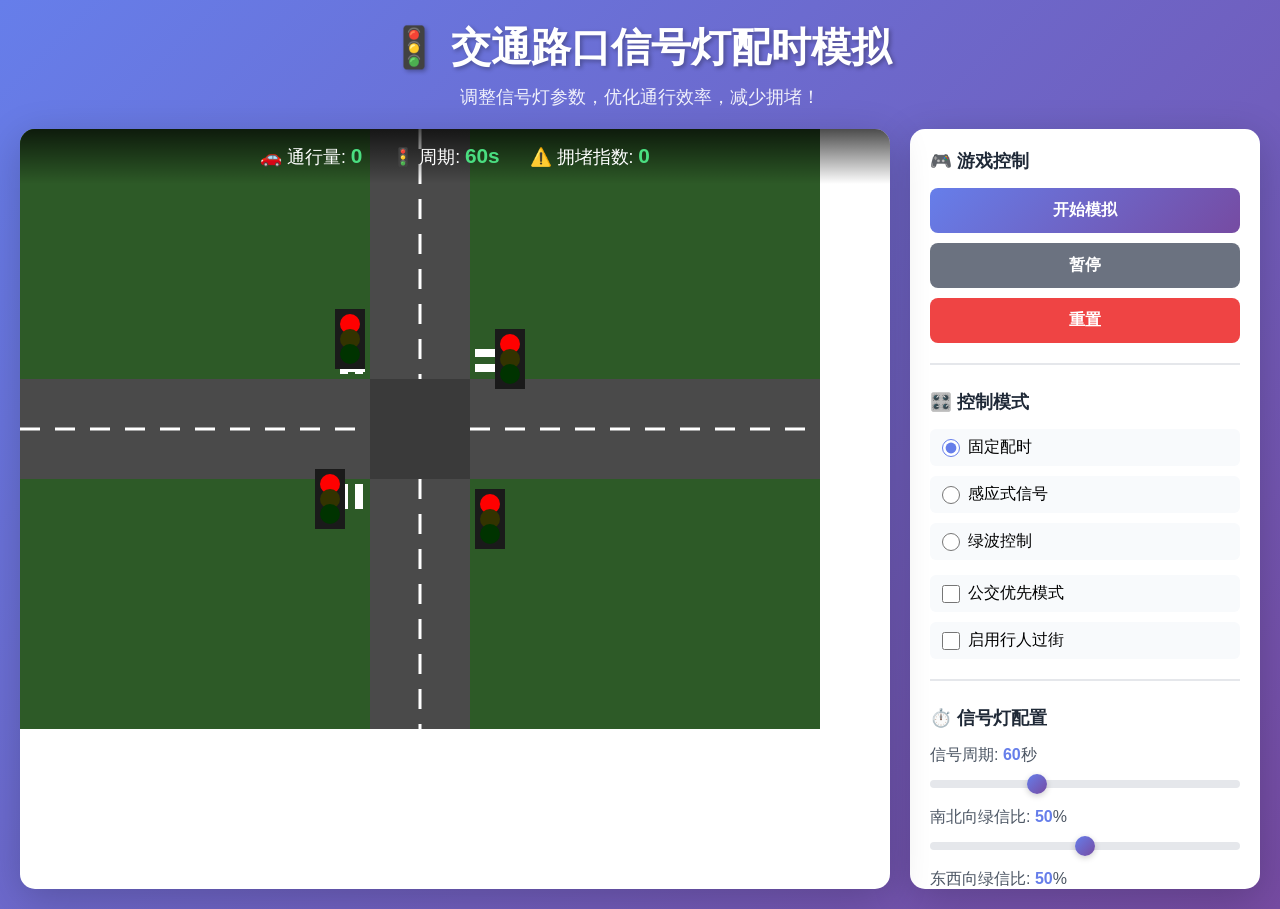
<file: index.html>
<!DOCTYPE html>
<html lang="zh-CN">
<head>
    <meta charset="UTF-8">
    <meta name="viewport" content="width=device-width, initial-scale=1.0">
    <title>交通路口信号灯配时模拟</title>
    <link rel="stylesheet" href="style.css">
</head>
<body>
    <div class="container">
        <header>
            <h1>🚦 交通路口信号灯配时模拟</h1>
            <p>调整信号灯参数，优化通行效率，减少拥堵！</p>
        </header>
        
        <main>
            <div class="simulation-area">
                <canvas id="trafficCanvas" width="800" height="600"></canvas>
                <div class="overlay">
                    <div class="stats">
                        <span>🚗 通行量: <strong id="throughput">0</strong></span>
                        <span>🚦 周期: <strong id="cycleDisplay">60s</strong></span>
                        <span>⚠️ 拥堵指数: <strong id="congestion">0</strong></span>
                    </div>
                </div>
            </div>
            
            <div class="control-panel">
                <div class="panel-section">
                    <h3>🎮 游戏控制</h3>
                    <div class="button-group">
                        <button id="startBtn" class="btn btn-primary">开始模拟</button>
                        <button id="pauseBtn" class="btn btn-secondary">暂停</button>
                        <button id="resetBtn" class="btn btn-danger">重置</button>
                    </div>
                </div>
                
                <div class="panel-section">
                    <h3>🎛️ 控制模式</h3>
                    <div class="mode-selector">
                        <label><input type="radio" name="signalMode" value="fixed" checked> 固定配时</label>
                        <label><input type="radio" name="signalMode" value="actuated"> 感应式信号</label>
                        <label><input type="radio" name="signalMode" value="greenWave"> 绿波控制</label>
                    </div>
                    <div class="checkbox-group">
                        <label><input type="checkbox" id="busPriority"> 公交优先模式</label>
                        <label><input type="checkbox" id="pedestrianEnabled"> 启用行人过街</label>
                    </div>
                </div>
                
                <div class="panel-section">
                    <h3>⏱️ 信号灯配置</h3>
                    <div class="slider-group">
                        <label>信号周期: <span id="cycleValue">60</span>秒</label>
                        <input type="range" id="cycleSlider" min="30" max="120" value="60">
                    </div>
                    <div class="slider-group">
                        <label>南北向绿信比: <span id="nsGreenValue">50</span>%</label>
                        <input type="range" id="nsGreenSlider" min="20" max="80" value="50">
                    </div>
                    <div class="slider-group">
                        <label>东西向绿信比: <span id="ewGreenValue">50</span>%</label>
                        <input type="range" id="ewGreenSlider" min="20" max="80" value="50">
                    </div>
                    <div id="actuatedOptions" class="hidden">
                        <div class="slider-group">
                            <label>最小绿灯时间: <span id="minGreenValue">10</span>秒</label>
                            <input type="range" id="minGreenSlider" min="5" max="30" value="10">
                        </div>
                        <div class="slider-group">
                            <label>车辆检测距离: <span id="detectionValue">100</span>米</label>
                            <input type="range" id="detectionSlider" min="50" max="200" value="100">
                        </div>
                    </div>
                    <div id="greenWaveOptions" class="hidden">
                        <div class="slider-group">
                            <label>绿波速度: <span id="waveSpeedValue">40</span>km/h</label>
                            <input type="range" id="waveSpeedSlider" min="20" max="80" value="40">
                        </div>
                        <div class="slider-group">
                            <label>绿波带宽: <span id="bandwidthValue">30</span>%</label>
                            <input type="range" id="bandwidthSlider" min="10" max="60" value="30">
                        </div>
                    </div>
                </div>
                
                <div class="panel-section">
                    <h3>🚗 车流量设置</h3>
                    <div class="slider-group">
                        <label>南北向车流量: <span id="nsFlowValue">5</span>辆/秒</label>
                        <input type="range" id="nsFlowSlider" min="1" max="15" value="5">
                    </div>
                    <div class="slider-group">
                        <label>东西向车流量: <span id="ewFlowValue">5</span>辆/秒</label>
                        <input type="range" id="ewFlowSlider" min="1" max="15" value="5">
                    </div>
                    <div class="slider-group">
                        <label>公交比例: <span id="busRatioValue">10</span>%</label>
                        <input type="range" id="busRatioSlider" min="0" max="30" value="10">
                    </div>
                </div>
                
                <div id="pedestrianSection" class="panel-section hidden">
                    <h3>🚶 行人设置</h3>
                    <div class="slider-group">
                        <label>行人流量: <span id="pedFlowValue">3</span>人/秒</label>
                        <input type="range" id="pedFlowSlider" min="0" max="10" value="3">
                    </div>
                    <div class="slider-group">
                        <label>行人过街时间: <span id="pedCrossTimeValue">15</span>秒</label>
                        <input type="range" id="pedCrossTimeSlider" min="5" max="30" value="15">
                    </div>
                </div>
                
                <div class="panel-section">
                    <h3>📁 路口数据</h3>
                    <div class="button-group">
                        <button id="importDataBtn" class="btn btn-secondary">导入路口数据</button>
                        <button id="compareBtn" class="btn btn-info">方案对比</button>
                    </div>
                    <input type="file" id="dataFileInput" accept=".json" style="display: none;">
                    <div id="dataInfo" class="data-info"></div>
                </div>
                
                <div class="panel-section">
                    <h3>📊 统计数据</h3>
                    <div class="stats-grid">
                        <div class="stat-item">
                            <span class="stat-label">总通行车辆</span>
                            <span class="stat-value" id="totalCars">0</span>
                        </div>
                        <div class="stat-item">
                            <span class="stat-label">平均等待时间</span>
                            <span class="stat-value" id="avgWaitTime">0s</span>
                        </div>
                        <div class="stat-item">
                            <span class="stat-label">最大排队长度</span>
                            <span class="stat-value" id="maxQueue">0</span>
                        </div>
                        <div class="stat-item">
                            <span class="stat-label">当前拥堵车辆</span>
                            <span class="stat-value" id="currentCongestion">0</span>
                        </div>
                    </div>
                </div>
                
                <div class="panel-section">
                    <h3>💾 配时方案</h3>
                    <button id="saveSchemeBtn" class="btn btn-success">保存当前方案</button>
                    <button id="loadSchemeBtn" class="btn btn-info">加载最佳方案</button>
                    <div id="schemeList" class="scheme-list"></div>
                </div>
            </div>
        </main>
    </div>
    
    <script src="app.js"></script>
</body>
</html>
</file>
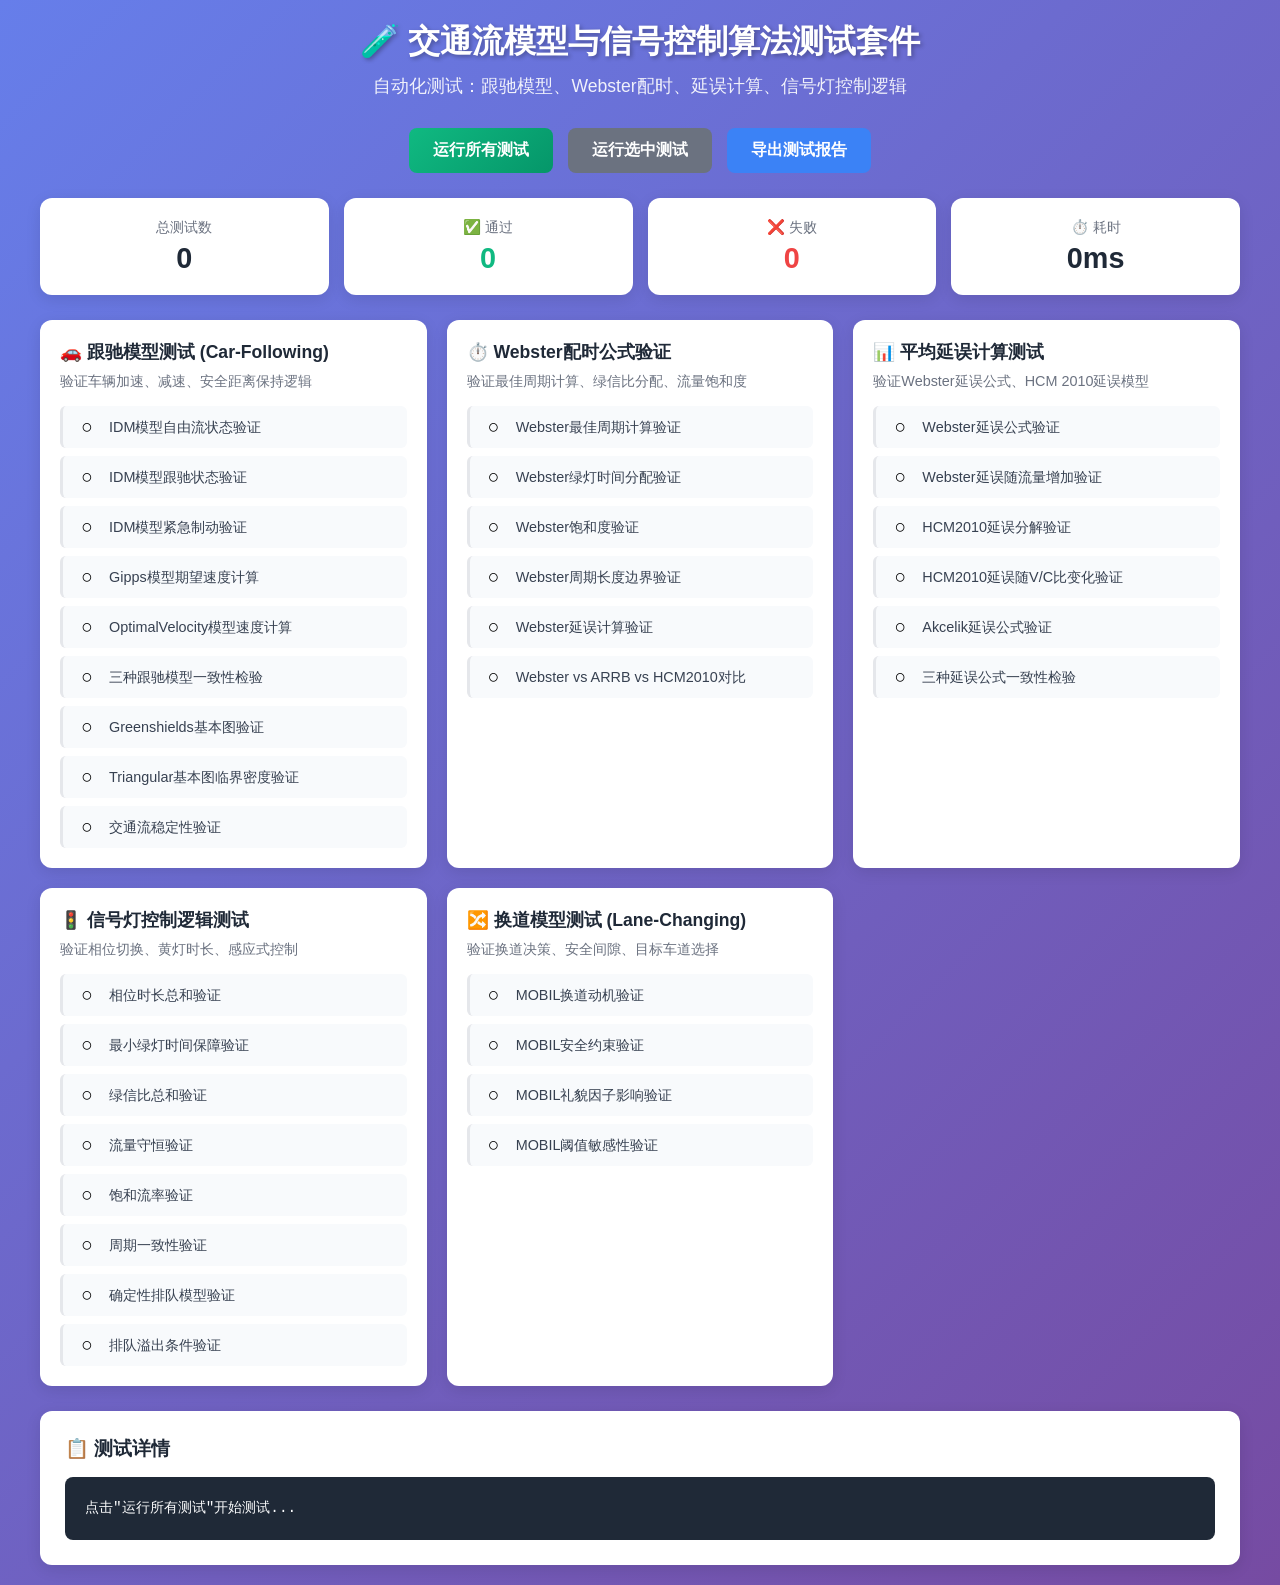
<file: test.html>
<!DOCTYPE html>
<html lang="zh-CN">
<head>
    <meta charset="UTF-8">
    <meta name="viewport" content="width=device-width, initial-scale=1.0">
    <title>交通流模型与信号控制算法测试</title>
    <link rel="stylesheet" href="test.css">
</head>
<body>
    <div class="container">
        <header>
            <h1>🧪 交通流模型与信号控制算法测试套件</h1>
            <p>自动化测试：跟驰模型、Webster配时、延误计算、信号灯控制逻辑</p>
        </header>

        <main>
            <div class="test-controls">
                <button id="runAllBtn" class="btn btn-primary">运行所有测试</button>
                <button id="runSelectedBtn" class="btn btn-secondary">运行选中测试</button>
                <button id="exportBtn" class="btn btn-info">导出测试报告</button>
            </div>

            <div class="test-summary" id="testSummary">
                <div class="summary-item">
                    <span class="label">总测试数</span>
                    <span class="value" id="totalTests">0</span>
                </div>
                <div class="summary-item passed">
                    <span class="label">✅ 通过</span>
                    <span class="value" id="passedTests">0</span>
                </div>
                <div class="summary-item failed">
                    <span class="label">❌ 失败</span>
                    <span class="value" id="failedTests">0</span>
                </div>
                <div class="summary-item">
                    <span class="label">⏱️ 耗时</span>
                    <span class="value" id="testDuration">0ms</span>
                </div>
            </div>

            <div class="test-categories">
                <div class="category-card">
                    <h3>🚗 跟驰模型测试 (Car-Following)</h3>
                    <p>验证车辆加速、减速、安全距离保持逻辑</p>
                    <div class="test-list" id="carFollowingTests"></div>
                </div>

                <div class="category-card">
                    <h3>⏱️ Webster配时公式验证</h3>
                    <p>验证最佳周期计算、绿信比分配、流量饱和度</p>
                    <div class="test-list" id="websterTests"></div>
                </div>

                <div class="category-card">
                    <h3>📊 平均延误计算测试</h3>
                    <p>验证Webster延误公式、HCM 2010延误模型</p>
                    <div class="test-list" id="delayTests"></div>
                </div>

                <div class="category-card">
                    <h3>🚦 信号灯控制逻辑测试</h3>
                    <p>验证相位切换、黄灯时长、感应式控制</p>
                    <div class="test-list" id="signalTests"></div>
                </div>

                <div class="category-card">
                    <h3>🔀 换道模型测试 (Lane-Changing)</h3>
                    <p>验证换道决策、安全间隙、目标车道选择</p>
                    <div class="test-list" id="laneChangeTests"></div>
                </div>
            </div>

            <div class="test-detail" id="testDetail">
                <h3>📋 测试详情</h3>
                <div id="testOutput">点击"运行所有测试"开始测试...</div>
            </div>
        </main>
    </div>

    <script src="traffic-models.js"></script>
    <script src="test-runner.js"></script>
    <script src="tests.js"></script>
</body>
</html>
</file>
<file: style.css>
* {
    margin: 0;
    padding: 0;
    box-sizing: border-box;
}

body {
    font-family: 'Segoe UI', Tahoma, Geneva, Verdana, sans-serif;
    background: linear-gradient(135deg, #667eea 0%, #764ba2 100%);
    min-height: 100vh;
    padding: 20px;
}

.container {
    max-width: 1400px;
    margin: 0 auto;
}

header {
    text-align: center;
    color: white;
    margin-bottom: 20px;
}

header h1 {
    font-size: 2.5rem;
    margin-bottom: 10px;
    text-shadow: 2px 2px 4px rgba(0,0,0,0.3);
}

header p {
    font-size: 1.1rem;
    opacity: 0.9;
}

main {
    display: grid;
    grid-template-columns: 1fr 350px;
    gap: 20px;
}

.simulation-area {
    position: relative;
    background: white;
    border-radius: 15px;
    box-shadow: 0 10px 40px rgba(0,0,0,0.2);
    overflow: hidden;
}

#trafficCanvas {
    display: block;
    background: #2d5a27;
}

.overlay {
    position: absolute;
    top: 0;
    left: 0;
    right: 0;
    padding: 15px;
    background: linear-gradient(180deg, rgba(0,0,0,0.7) 0%, transparent 100%);
}

.stats {
    display: flex;
    justify-content: center;
    gap: 30px;
    color: white;
    font-size: 1.1rem;
}

.stats strong {
    color: #4ade80;
    font-size: 1.3rem;
}

.control-panel {
    background: white;
    border-radius: 15px;
    padding: 20px;
    box-shadow: 0 10px 40px rgba(0,0,0,0.2);
    max-height: calc(100vh - 140px);
    overflow-y: auto;
}

.panel-section {
    margin-bottom: 25px;
    padding-bottom: 20px;
    border-bottom: 2px solid #e5e7eb;
}

.panel-section:last-child {
    border-bottom: none;
    margin-bottom: 0;
    padding-bottom: 0;
}

.panel-section h3 {
    color: #1f2937;
    margin-bottom: 15px;
    font-size: 1.1rem;
    display: flex;
    align-items: center;
    gap: 8px;
}

.button-group {
    display: flex;
    flex-direction: column;
    gap: 10px;
}

.btn {
    padding: 12px 20px;
    border: none;
    border-radius: 8px;
    font-size: 1rem;
    font-weight: 600;
    cursor: pointer;
    transition: all 0.3s ease;
    display: flex;
    align-items: center;
    justify-content: center;
    gap: 8px;
}

.btn:hover {
    transform: translateY(-2px);
    box-shadow: 0 4px 12px rgba(0,0,0,0.15);
}

.btn:active {
    transform: translateY(0);
}

.btn-primary {
    background: linear-gradient(135deg, #667eea 0%, #764ba2 100%);
    color: white;
}

.btn-secondary {
    background: #6b7280;
    color: white;
}

.btn-danger {
    background: #ef4444;
    color: white;
}

.btn-success {
    background: #10b981;
    color: white;
}

.btn-info {
    background: #3b82f6;
    color: white;
}

.slider-group {
    margin-bottom: 15px;
}

.slider-group label {
    display: block;
    color: #4b5563;
    margin-bottom: 8px;
    font-weight: 500;
}

.slider-group input[type="range"] {
    width: 100%;
    height: 8px;
    border-radius: 4px;
    background: #e5e7eb;
    outline: none;
    -webkit-appearance: none;
}

.slider-group input[type="range"]::-webkit-slider-thumb {
    -webkit-appearance: none;
    width: 20px;
    height: 20px;
    border-radius: 50%;
    background: linear-gradient(135deg, #667eea 0%, #764ba2 100%);
    cursor: pointer;
    box-shadow: 0 2px 6px rgba(0,0,0,0.2);
}

.slider-group span {
    color: #667eea;
    font-weight: 600;
}

.stats-grid {
    display: grid;
    grid-template-columns: 1fr 1fr;
    gap: 12px;
}

.stat-item {
    background: linear-gradient(135deg, #f0f9ff 0%, #e0f2fe 100%);
    padding: 12px;
    border-radius: 8px;
    text-align: center;
}

.stat-label {
    display: block;
    color: #64748b;
    font-size: 0.85rem;
    margin-bottom: 5px;
}

.stat-value {
    display: block;
    color: #1e293b;
    font-size: 1.3rem;
    font-weight: 700;
}

.scheme-list {
    margin-top: 15px;
    max-height: 200px;
    overflow-y: auto;
}

.scheme-item {
    background: #f8fafc;
    padding: 12px;
    border-radius: 8px;
    margin-bottom: 10px;
    border-left: 4px solid #667eea;
}

.scheme-item .scheme-title {
    font-weight: 600;
    color: #1f2937;
    margin-bottom: 5px;
}

.scheme-item .scheme-meta {
    font-size: 0.85rem;
    color: #6b7280;
}

.scheme-item .scheme-actions {
    margin-top: 8px;
    display: flex;
    gap: 8px;
}

.scheme-item .scheme-actions button {
    padding: 5px 10px;
    font-size: 0.8rem;
    border: none;
    border-radius: 4px;
    cursor: pointer;
}

.scheme-item .load-btn {
    background: #3b82f6;
    color: white;
}

.scheme-item .delete-btn {
    background: #ef4444;
    color: white;
}

.hidden {
    display: none !important;
}

.mode-selector {
    display: flex;
    flex-direction: column;
    gap: 10px;
    margin-bottom: 15px;
}

.mode-selector label {
    display: flex;
    align-items: center;
    gap: 8px;
    cursor: pointer;
    padding: 8px 12px;
    border-radius: 6px;
    background: #f8fafc;
    transition: all 0.2s;
}

.mode-selector label:hover {
    background: #e2e8f0;
}

.mode-selector input[type="radio"] {
    width: 18px;
    height: 18px;
    accent-color: #667eea;
}

.checkbox-group {
    display: flex;
    flex-direction: column;
    gap: 10px;
}

.checkbox-group label {
    display: flex;
    align-items: center;
    gap: 8px;
    cursor: pointer;
    padding: 8px 12px;
    border-radius: 6px;
    background: #f8fafc;
    transition: all 0.2s;
}

.checkbox-group label:hover {
    background: #e2e8f0;
}

.checkbox-group input[type="checkbox"] {
    width: 18px;
    height: 18px;
    accent-color: #667eea;
}

.data-info {
    margin-top: 15px;
    padding: 12px;
    background: #f0f9ff;
    border-radius: 8px;
    border-left: 4px solid #3b82f6;
    font-size: 0.9rem;
    color: #1e40af;
}

.comparison-modal {
    position: fixed;
    top: 0;
    left: 0;
    right: 0;
    bottom: 0;
    background: rgba(0, 0, 0, 0.7);
    display: flex;
    align-items: center;
    justify-content: center;
    z-index: 1000;
}

.comparison-content {
    background: white;
    padding: 30px;
    border-radius: 12px;
    max-width: 900px;
    width: 90%;
    max-height: 80vh;
    overflow-y: auto;
}

.comparison-content h2 {
    color: #1f2937;
    margin-bottom: 20px;
}

.comparison-table {
    width: 100%;
    border-collapse: collapse;
    margin-bottom: 20px;
}

.comparison-table th,
.comparison-table td {
    padding: 12px;
    text-align: left;
    border-bottom: 1px solid #e5e7eb;
}

.comparison-table th {
    background: #667eea;
    color: white;
    font-weight: 600;
}

.comparison-table tr:hover {
    background: #f8fafc;
}

.close-modal {
    padding: 10px 20px;
    background: #ef4444;
    color: white;
    border: none;
    border-radius: 6px;
    cursor: pointer;
    font-size: 1rem;
}

.close-modal:hover {
    background: #dc2626;
}

@media (max-width: 1200px) {
    main {
        grid-template-columns: 1fr;
    }
    
    .control-panel {
        max-height: none;
    }
}

@media (max-width: 768px) {
    header h1 {
        font-size: 1.8rem;
    }
    
    .stats {
        flex-direction: column;
        gap: 10px;
        text-align: center;
    }
}
</file>
<file: test.css>
* {
    margin: 0;
    padding: 0;
    box-sizing: border-box;
}

body {
    font-family: 'Segoe UI', Tahoma, Geneva, Verdana, sans-serif;
    background: linear-gradient(135deg, #667eea 0%, #764ba2 100%);
    min-height: 100vh;
    padding: 20px;
}

.container {
    max-width: 1200px;
    margin: 0 auto;
}

header {
    text-align: center;
    color: white;
    margin-bottom: 30px;
}

header h1 {
    font-size: 2rem;
    margin-bottom: 10px;
    text-shadow: 2px 2px 4px rgba(0,0,0,0.3);
}

header p {
    font-size: 1.1rem;
    opacity: 0.9;
}

.test-controls {
    display: flex;
    gap: 15px;
    justify-content: center;
    margin-bottom: 25px;
}

.btn {
    padding: 12px 24px;
    border: none;
    border-radius: 8px;
    font-size: 1rem;
    font-weight: 600;
    cursor: pointer;
    transition: all 0.3s ease;
    display: flex;
    align-items: center;
    gap: 8px;
}

.btn:hover {
    transform: translateY(-2px);
    box-shadow: 0 4px 12px rgba(0,0,0,0.15);
}

.btn:active {
    transform: translateY(0);
}

.btn-primary {
    background: linear-gradient(135deg, #10b981 0%, #059669 100%);
    color: white;
}

.btn-secondary {
    background: #6b7280;
    color: white;
}

.btn-info {
    background: #3b82f6;
    color: white;
}

.test-summary {
    display: grid;
    grid-template-columns: repeat(4, 1fr);
    gap: 15px;
    margin-bottom: 25px;
}

.summary-item {
    background: white;
    padding: 20px;
    border-radius: 12px;
    text-align: center;
    box-shadow: 0 4px 15px rgba(0,0,0,0.1);
}

.summary-item.passed .value {
    color: #10b981;
}

.summary-item.failed .value {
    color: #ef4444;
}

.summary-item .label {
    display: block;
    font-size: 0.9rem;
    color: #6b7280;
    margin-bottom: 5px;
}

.summary-item .value {
    display: block;
    font-size: 1.8rem;
    font-weight: 700;
    color: #1f2937;
}

.test-categories {
    display: grid;
    grid-template-columns: repeat(auto-fit, minmax(350px, 1fr));
    gap: 20px;
    margin-bottom: 25px;
}

.category-card {
    background: white;
    padding: 20px;
    border-radius: 12px;
    box-shadow: 0 4px 15px rgba(0,0,0,0.1);
}

.category-card h3 {
    color: #1f2937;
    margin-bottom: 8px;
    font-size: 1.1rem;
}

.category-card p {
    color: #6b7280;
    font-size: 0.9rem;
    margin-bottom: 15px;
}

.test-list {
    display: flex;
    flex-direction: column;
    gap: 8px;
}

.test-item {
    display: flex;
    align-items: center;
    gap: 10px;
    padding: 10px 12px;
    background: #f8fafc;
    border-radius: 6px;
    cursor: pointer;
    transition: all 0.2s;
    border-left: 3px solid #e5e7eb;
}

.test-item:hover {
    background: #f1f5f9;
}

.test-item.passed {
    border-left-color: #10b981;
    background: #f0fdf4;
}

.test-item.failed {
    border-left-color: #ef4444;
    background: #fef2f2;
}

.test-item.running {
    border-left-color: #f59e0b;
    background: #fffbeb;
}

.test-status {
    font-size: 1.2rem;
    width: 24px;
    text-align: center;
}

.test-name {
    flex: 1;
    font-size: 0.9rem;
    color: #374151;
}

.test-duration {
    font-size: 0.8rem;
    color: #6b7280;
}

.test-detail {
    background: white;
    padding: 25px;
    border-radius: 12px;
    box-shadow: 0 4px 15px rgba(0,0,0,0.1);
}

.test-detail h3 {
    color: #1f2937;
    margin-bottom: 15px;
    font-size: 1.2rem;
}

#testOutput {
    background: #1f2937;
    color: #f9fafb;
    padding: 20px;
    border-radius: 8px;
    font-family: 'Consolas', 'Monaco', monospace;
    font-size: 0.9rem;
    line-height: 1.6;
    max-height: 400px;
    overflow-y: auto;
    white-space: pre-wrap;
}

#testOutput .pass {
    color: #34d399;
}

#testOutput .fail {
    color: #f87171;
}

#testOutput .info {
    color: #60a5fa;
}

#testOutput .warn {
    color: #fbbf24;
}

#testOutput .section {
    color: #a78bfa;
    font-weight: bold;
    margin-top: 10px;
}

#testOutput .assert {
    color: #9ca3af;
    padding-left: 20px;
}

@media (max-width: 768px) {
    .test-summary {
        grid-template-columns: repeat(2, 1fr);
    }
    
    .test-categories {
        grid-template-columns: 1fr;
    }
    
    .test-controls {
        flex-direction: column;
    }
}
</file>
